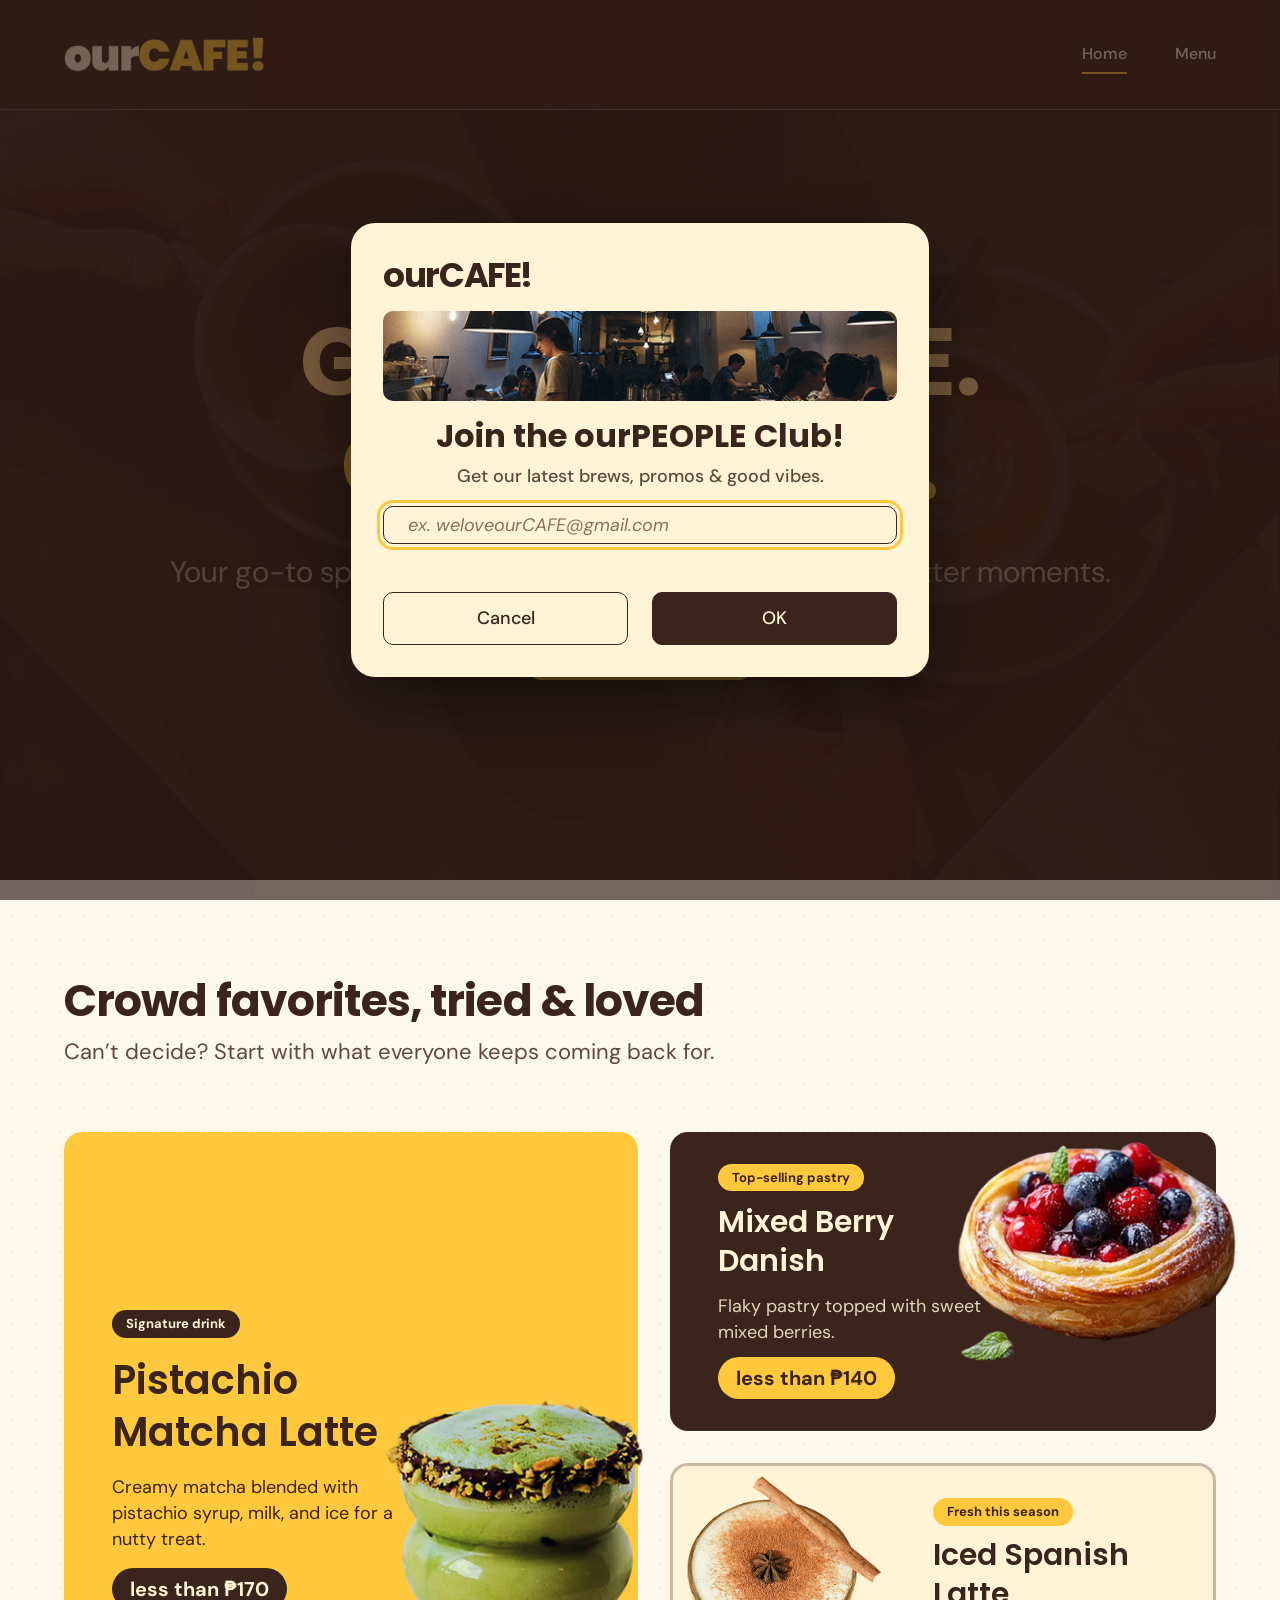
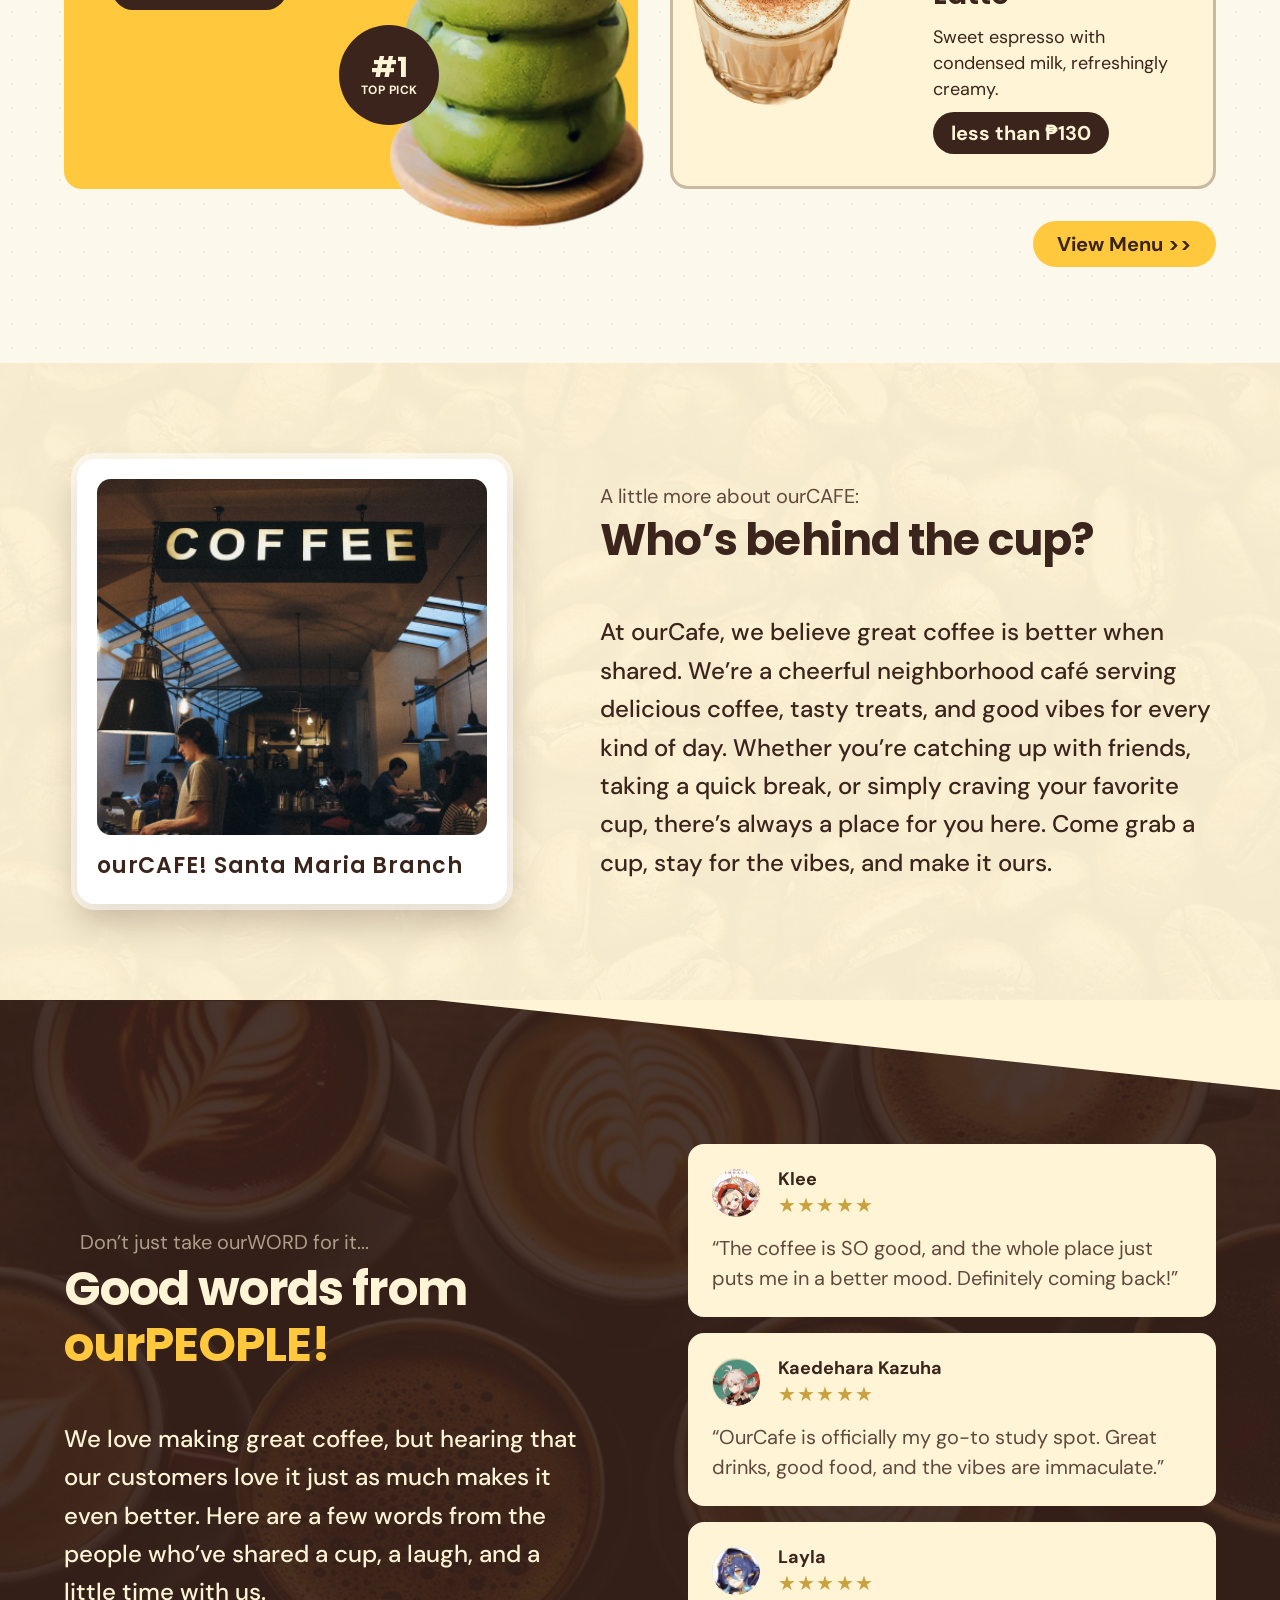
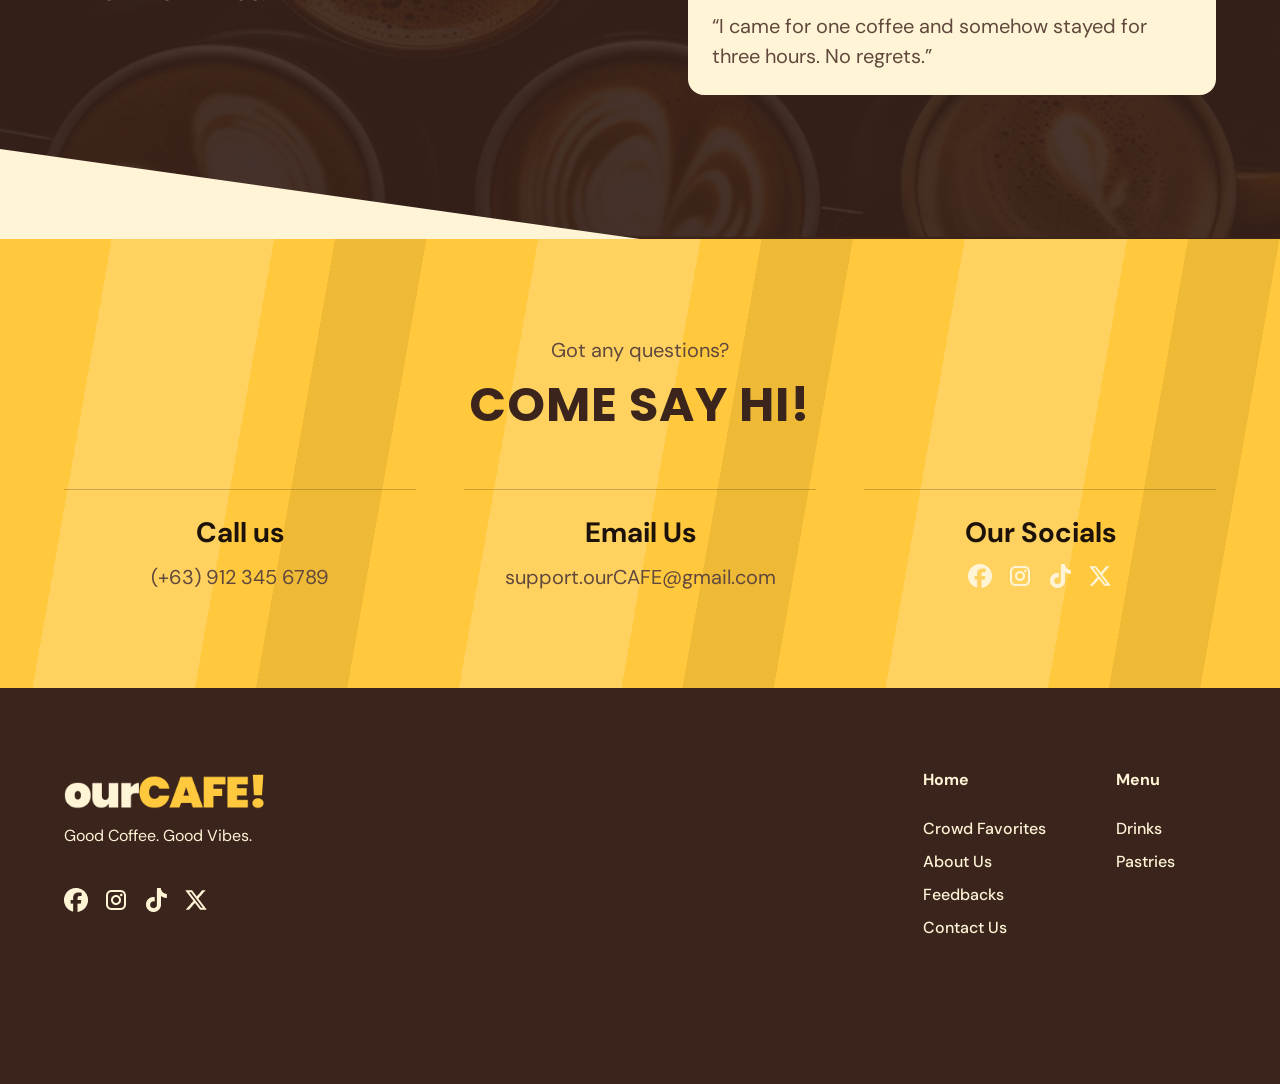
<file: index.html>
<!DOCTYPE html>
<html lang="en">
<head>
  <meta charset="UTF-8">
  <meta name="viewport" content="width=device-width, initial-scale=1">
  <meta name="description" content="ourCAFE! is a cheerful neighborhood café serving good coffee, good food, and good vibes.">
  <title>Home | ourCAFE!</title>
  <link rel="preconnect" href="https://fonts.googleapis.com">
  <link rel="preconnect" href="https://fonts.gstatic.com" crossorigin>
  <link href="https://fonts.googleapis.com/css2?family=Poppins:wght@600;700&family=DM+Sans:wght@400;500;700&display=swap" rel="stylesheet">
  <link rel="stylesheet" href="style.css">
</head>
<body class="home-page" onscroll="updateHeader()">

  <!-- ---------- HEADER ---------- -->
  <header class="header" id="siteHeader">

    <a href="index.html" class="logo">
      <img src="assets/ourCafe_logo.png" alt="ourCAFE!" class="logo-img">
    </a>

    <!-- NAVBAR MOBILE VIEW: hamburger toggle (script.js). -->
    <button type="button" class="nav-toggle" id="menuToggle" aria-label="Open navigation" aria-expanded="false" onclick="toggleMenu()">
      <span></span><span></span><span></span>
    </button>

    <nav class="nav" id="mainNav" aria-label="Main">
      <a href="index.html" class="active">Home</a>
      <a href="menu.html">Menu</a>
    </nav>

  </header>

  <main id="mainContent">

    <!-- ---------- HERO ---------- -->
    <section class="home-hero" id="hero">

      <img src="assets/hero_bg.png" alt="hero section background" class="section-bg hero-bg">

      <h1 class="home-hero-title">
        <span class="hero-line-1">Good Coffee.</span>
        <span class="hero-line-2">Good Vibes.</span>
      </h1>
      <p class="home-tagline">Your go-to spot for good coffee, good food, and even better moments.</p>
      <a href="menu.html" class="book-btn" id="heroCta">Check ourMenu!</a>

    </section>

    <!-- ---------- CROWD FAVORITES ---------- -->
    <section class="favorites" id="favorites">

      <header class="section-head">
        <h2 class="section-title">Crowd favorites, tried &amp; loved</h2>
        <p class="section-sub">Can’t decide? Start with what everyone keeps coming back for.</p>
      </header>

      <div class="fav-grid">

        <!-- Featured -->
        <article class="fav-card fav-feature" id="card-pistachio" onmouseover="showFavorite('pistachio')" onmouseout="hideFavorite('pistachio')">
          <div class="fav-text">
            <span class="tag tag-dark">Signature drink</span>
            <h3 class="fav-name">Pistachio Matcha Latte</h3>
            <p class="fav-desc">Creamy matcha blended with pistachio syrup, milk, and ice for a nutty treat.</p>
            <span class="price-pill price-dark">less than ₱170</span>
          </div>
          <img src="assets/matcha_fave.png" alt="Pistachio Matcha Latte" class="fav-img" id="img-pistachio">
          <div class="top-pick" aria-label="Number one top pick"><strong>#1</strong><span>TOP PICK</span></div>
        </article>

        <div class="fav-stack">

          <article class="fav-card fav-dark" id="card-danish" onmouseover="showFavorite('danish')" onmouseout="hideFavorite('danish')">
            <div class="fav-text">
              <span class="tag tag-yellow">Top-selling pastry</span>
              <h3 class="fav-name">Mixed Berry Danish</h3>
              <p class="fav-desc">Flaky pastry topped with sweet mixed berries.</p>
              <span class="price-pill price-yellow">less than ₱140</span>
            </div>
            <img src="assets/berries_fave.png" alt="Mixed Berry Danish" class="fav-img" id="img-danish">
          </article>

          <article class="fav-card fav-cream" id="card-latte" onmouseover="showFavorite('latte')" onmouseout="hideFavorite('latte')">
            <img src="assets/latte_fave.png" alt="Iced Spanish Latte" class="fav-img" id="img-latte">
            <div class="fav-text">
              <span class="tag tag-yellow">Fresh this season</span>
              <h3 class="fav-name">Iced Spanish Latte</h3>
              <p class="fav-desc">Sweet espresso with condensed milk, refreshingly creamy.</p>
              <span class="price-pill price-dark">less than ₱130</span>
            </div>
          </article>

        </div>

      </div>

      <a href="menu.html" class="view-menu" id="viewMenu">View Menu &gt;&gt;</a>

    </section>

    <!-- ---------- ABOUT ---------- -->
    <section class="home-about" id="about">

      <img src="assets/about_bg.png" alt="" class="section-bg about-bg">

      <div class="about-inner">

        <figure class="branch-card">
          <img src="assets/cafe_photo.png" alt="Inside the ourCAFE! Santa Maria branch" class="branch-img">
          <figcaption class="branch-caption">ourCAFE! Santa Maria Branch</figcaption>
        </figure>

        <article class="about-text">
          <p class="eyebrow">A little more about ourCAFE:</p>
          <h2 class="section-title">Who’s behind the cup?</h2>
          <p class="about-copy">At ourCafe, we believe great coffee is better when shared. We’re a cheerful neighborhood café serving delicious coffee, tasty treats, and good vibes for every kind of day. Whether you’re catching up with friends, taking a quick break, or simply craving your favorite cup, there’s always a place for you here. Come grab a cup, stay for the vibes, and make it ours.</p>
        </article>

      </div>

    </section>

    <!-- ---------- TESTIMONIALS ---------- -->
    <section class="testimonials" id="feedbacks">

      <img src="assets/reviews_bg.png" alt="" class="section-bg reviews-bg">

      <div class="reviews-inner">

        <header class="reviews-intro">
          <p class="eyebrow light">Don’t just take ourWORD for it...</p>
          <h2 class="section-title light">Good words from <span class="accent">ourPEOPLE!</span></h2>
          <p class="reviews-copy">We love making great coffee, but hearing that our customers love it just as much makes it even better. Here are a few words from the people who’ve shared a cup, a laugh, and a little time with us.</p>
        </header>

        <div class="review-grid" id="reviewList">

          <article class="review" id="review-klee" onmouseover="highlightReview('review-klee')" onmouseout="resetReview('review-klee')">
            <header>
              <img src="assets/Klee_profile.png" alt="Klee" class="avatar">
              <div>
                <strong>Klee</strong>
                <span class="stars" aria-label="5 out of 5 stars">★★★★★</span>
              </div>
            </header>
            <p>“The coffee is SO good, and the whole place just puts me in a better mood. Definitely coming back!”</p>
          </article>

          <article class="review" id="review-kazuha" onmouseover="highlightReview('review-kazuha')" onmouseout="resetReview('review-kazuha')">
            <header>
              <img src="assets/Kazuha_profile.png" alt="Kaedehara Kazuha" class="avatar">
              <div>
                <strong>Kaedehara Kazuha</strong>
                <span class="stars" aria-label="5 out of 5 stars">★★★★★</span>
              </div>
            </header>
            <p>“OurCafe is officially my go-to study spot. Great drinks, good food, and the vibes are immaculate.”</p>
          </article>

          <article class="review" id="review-layla" onmouseover="highlightReview('review-layla')" onmouseout="resetReview('review-layla')">
            <header>
              <img src="assets/Layla_profile.png" alt="Layla" class="avatar">
              <div>
                <strong>Layla</strong>
                <span class="stars" aria-label="5 out of 5 stars">★★★★★</span>
              </div>
            </header>
            <p>“I came for one coffee and somehow stayed for three hours. No regrets.”</p>
          </article>

        </div>

      </div>

    </section>

    <!-- ---------- CONTACT ---------- -->
    <section class="contact" id="contact">

      <header class="section-head center">
        <p class="eyebrow">Got any questions?</p>
        <h2 class="contact-title">COME SAY HI!</h2>
      </header>

      <div class="contact-grid">

        <article class="contact-item">
          <h3>Call us</h3>
          <p><a href="tel:+639123456789">(+63) 912 345 6789</a></p>
        </article>

        <article class="contact-item">
          <h3>Email Us</h3>
          <p><a href="mailto:support.ourCAFE@gmail.com">support.ourCAFE@gmail.com</a></p>
        </article>

        <article class="contact-item">
          <h3>Our Socials</h3>
          <div class="social">
            <a href="https://www.facebook.com" class="social-icon" aria-label="Facebook"><img src="assets/facebook_logo.png" alt="Facebook"></a>
            <a href="https://www.instagram.com" class="social-icon" aria-label="Instagram"><img src="assets/instagram_logo.png" alt="Instagram"></a>
            <a href="https://www.tiktok.com" class="social-icon" aria-label="TikTok"><img src="assets/tiktok_logo.png" alt="TikTok"></a>
            <a href="https://x.com" class="social-icon" aria-label="X"><img src="assets/twitter_logo.png" alt="X (Twitter)"></a>

          </div>
        </article>

      </div>
      
    </section>

  </main>

  <!-- ---------- FOOTER ---------- -->
  <footer class="footer" id="siteFooter">

    <div class="footer-top">

      <div class="footer-info">
        <a href="index.html" class="logo">
          <img src="assets/ourCafe_logo.png" alt="ourCAFE!" class="logo-img footer-logo-img">
        </a>
        <p class="tagline">Good Coffee. Good Vibes.</p>

        <div class="social">
          <a href="#" class="social-icon" aria-label="Facebook"><img src="assets/facebook_logo.png" alt="Facebook"></a>
            <a href="#" class="social-icon" aria-label="Instagram"><img src="assets/instagram_logo.png" alt="Instagram"></a>
            <a href="#" class="social-icon" aria-label="TikTok"><img src="assets/tiktok_logo.png" alt="TikTok"></a>
            <a href="#" class="social-icon" aria-label="X"><img src="assets/twitter_logo.png" alt="X (Twitter)"></a>
        </div>
      </div>

      <nav class="footer-links" aria-label="Footer">

        <div class="footer-col">
          <h4>Home</h4>
          <a href="index.html#favorites">Crowd Favorites</a>
          <a href="index.html#about">About Us</a>
          <a href="index.html#feedbacks">Feedbacks</a>
          <a href="index.html#contact">Contact Us</a>
        </div>

        <div class="footer-col">
          <h4>Menu</h4>
          <a href="menu.html#menuTabs">Drinks</a>
          <a href="menu.html#foodRowHead">Pastries</a>
        </div>

      </nav>

    </div>

  </footer>

    <!-- ---------- NEWSLETTER MODAL ---------- -->
  <div class="modal-overlay" id="newsletterModal" onclick="closeNewsletter(event)">

    <div class="modal" role="dialog" aria-modal="true" aria-labelledby="newsletterTitle">

      <div class="modal-logo" aria-label="ourCAFE!">ourCAFE!</div>
      <img src="assets/cafe_modal.png" alt="Inside the ourCAFE! cafe" class="modal-img">

      <h2 class="modal-title" id="newsletterTitle">Join the ourPEOPLE Club!</h2>
      <p class="modal-sub">Get our latest brews, promos &amp; good vibes.</p>

      <input type="email" class="modal-input" id="newsletterEmail" placeholder="ex. weloveourCAFE@gmail.com" aria-label="Email address" autocomplete="email">
      <p class="modal-msg" id="newsletterMsg" role="status"></p>

      <div class="modal-actions">
        <button type="button" class="modal-btn modal-cancel" id="newsletterCancel" onclick="closeNewsletter()">Cancel</button>
        <button type="button" class="modal-btn modal-ok" id="newsletterOk" onclick="submitNewsletter()">OK</button>
      </div>

    </div>

  </div>

  <!-- script.js -->
  <script src="script.js"></script>

</body>
</html>
</file>
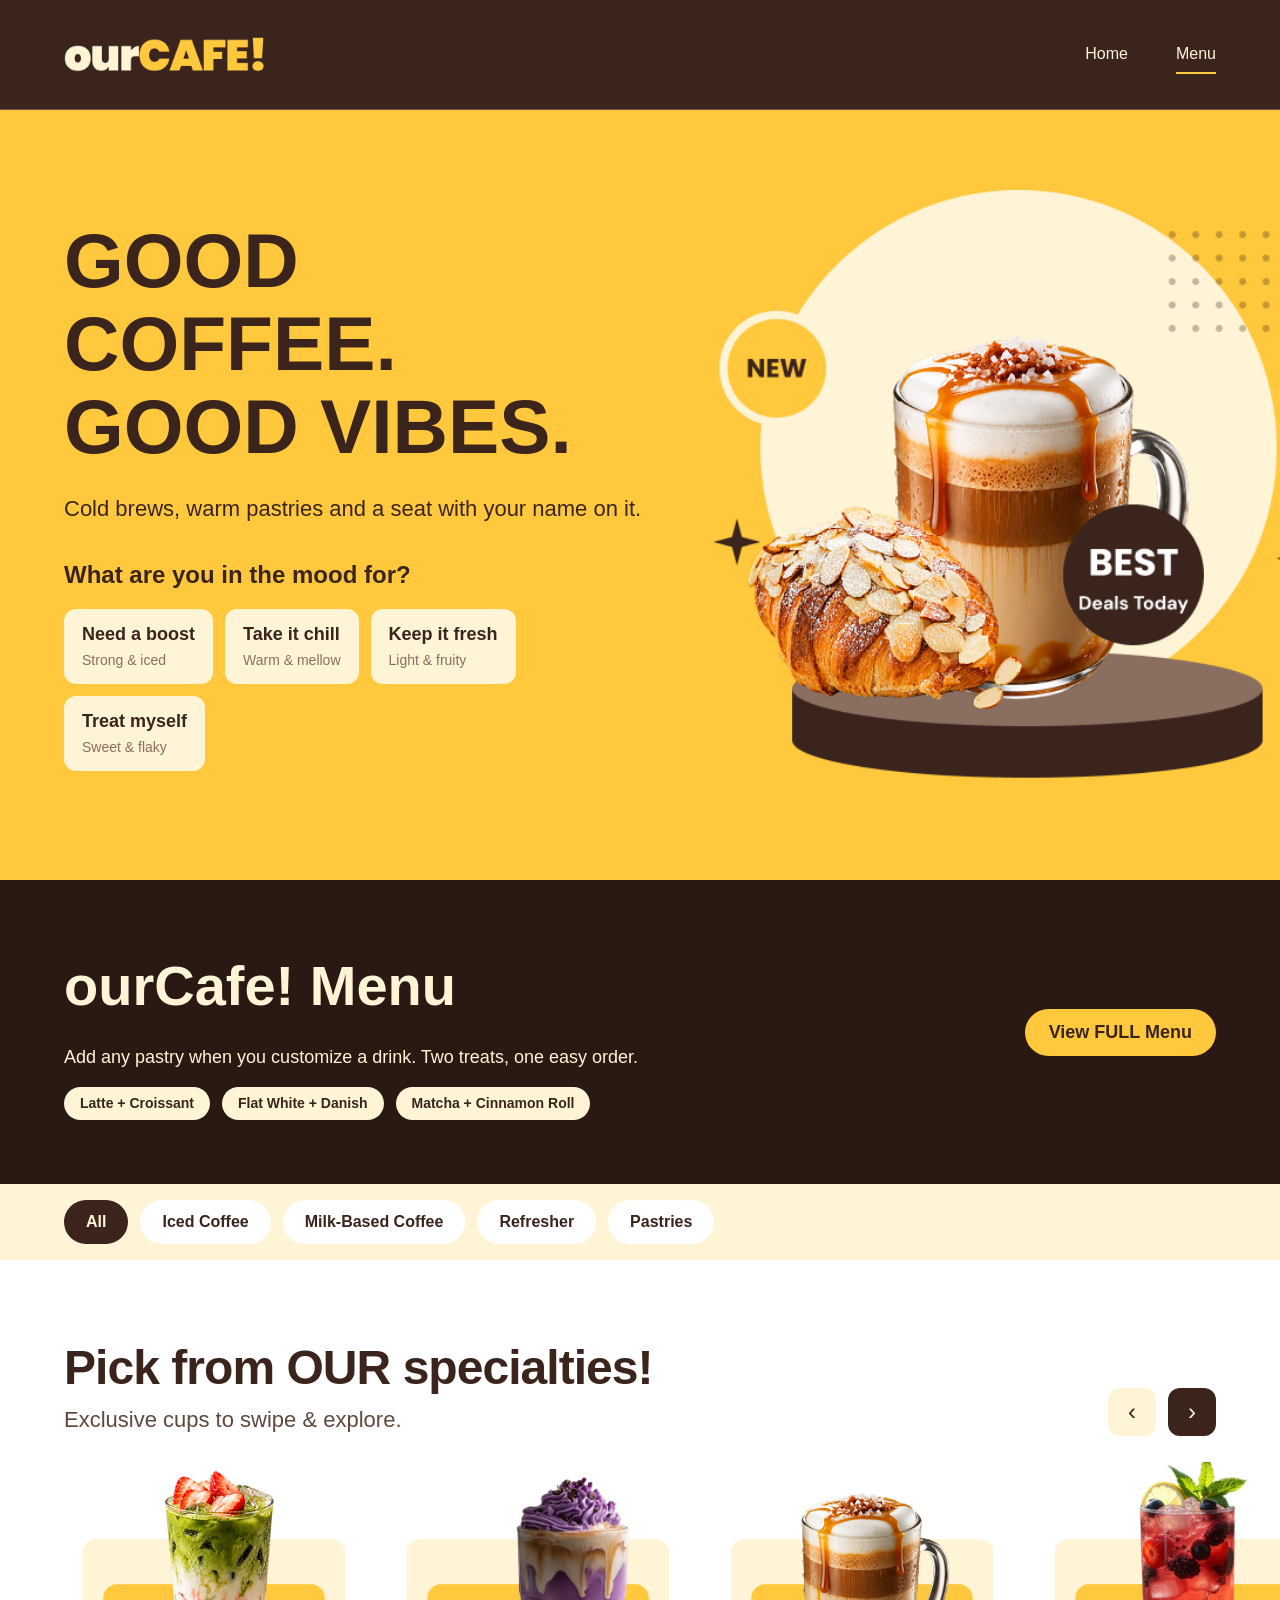
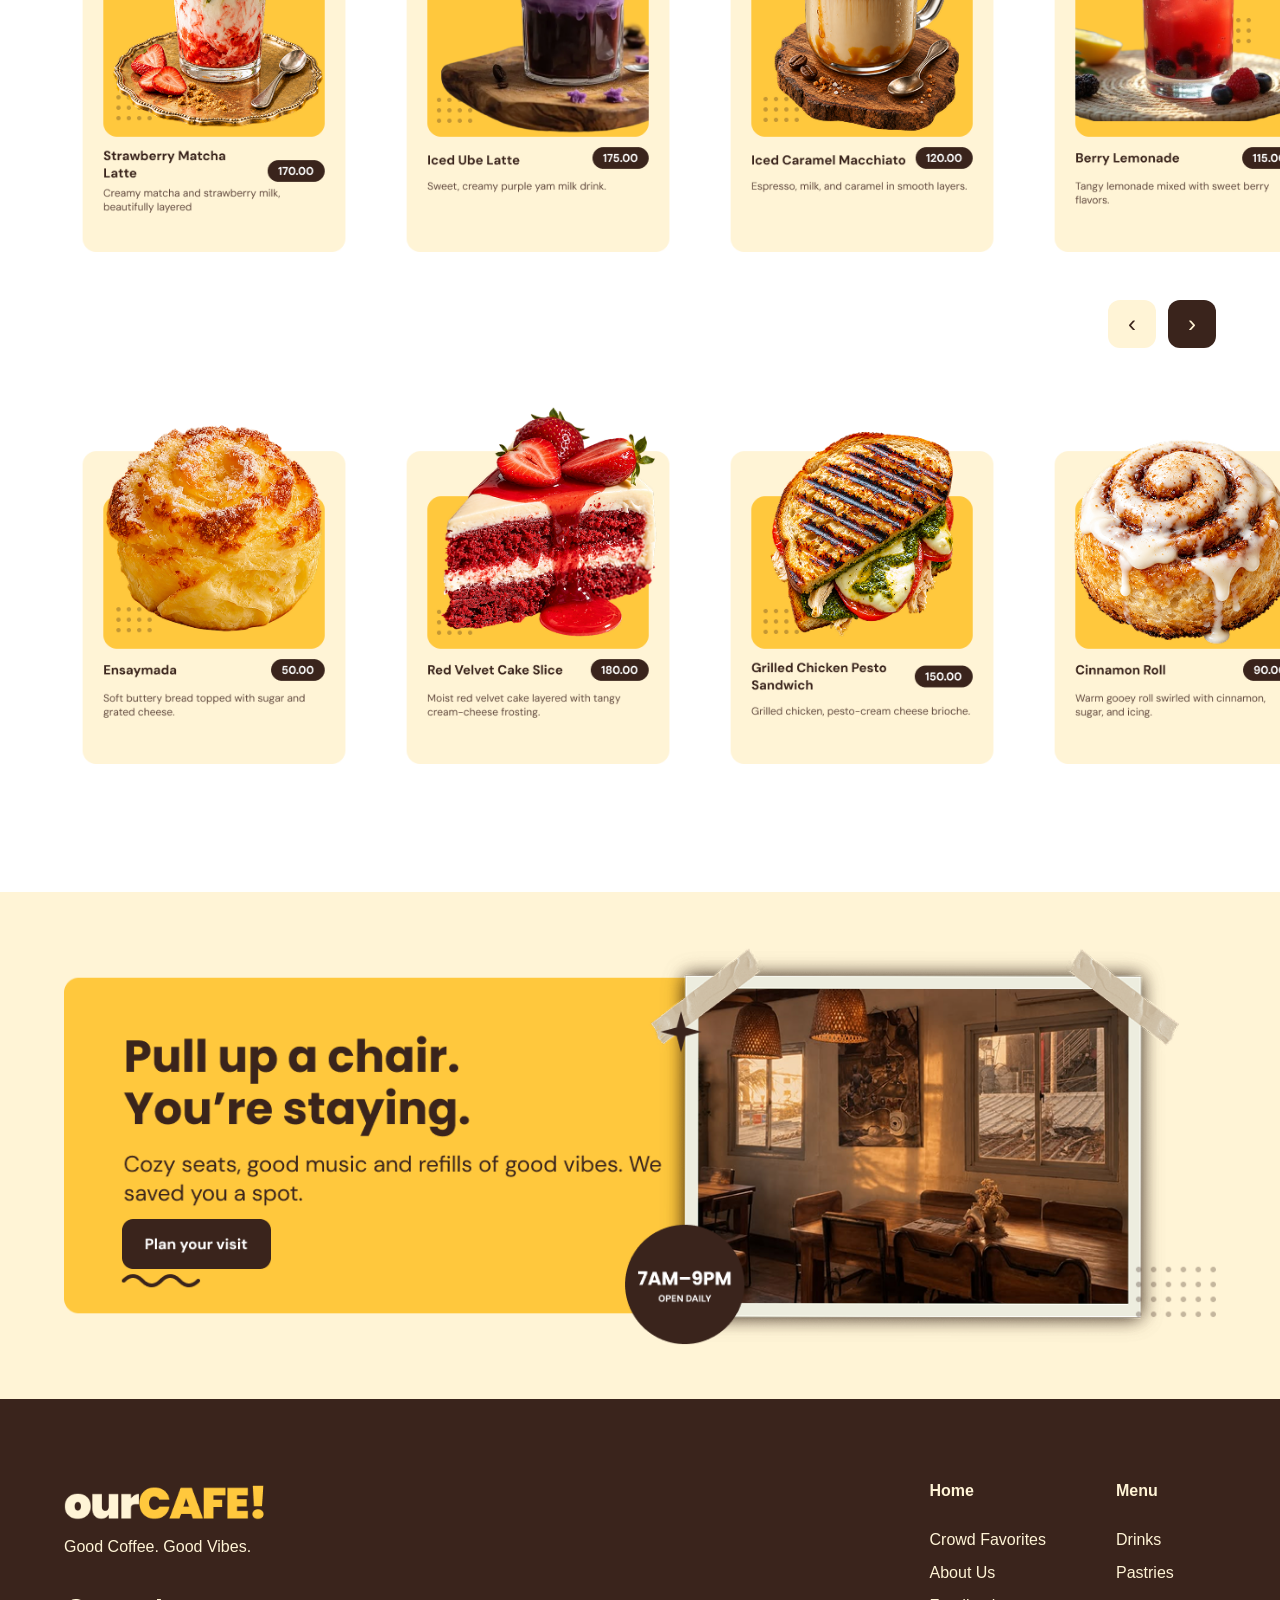
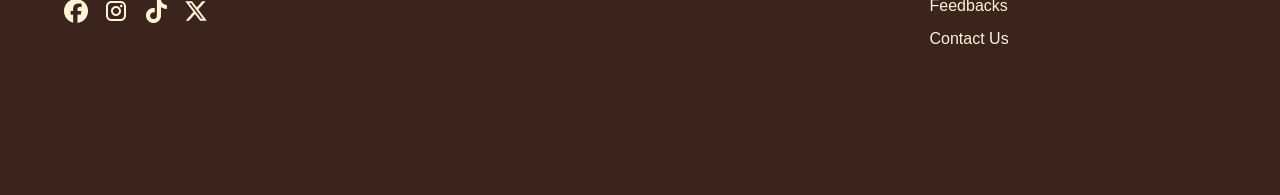
<file: menu.html>
<!DOCTYPE html>
<html lang="en">
<head>
  <meta charset="UTF-8">
  <meta name="viewport" content="width=device-width, initial-scale=1">
  <meta name="description" content="ourCAFE! is a cheerful neighborhood café serving good coffee, good food, and good vibes.">
  <title>Menu | ourCAFE!</title>
  <link rel="stylesheet" href="style.css">
</head>
<body class="home-page" onscroll="updateHeader()">

  <!-- ---------- HEADER ---------- -->
  <header class="header" id="siteHeader">

    <a href="index.html" class="logo">
      <img src="assets/ourCafe_logo.png" alt="ourCAFE!" class="logo-img">
    </a>

    <!-- NAVBAR MOBILE VIEW: hamburger toggle (script.js). -->
    <button type="button" class="nav-toggle" id="menuToggle" aria-label="Open navigation" aria-expanded="false" onclick="toggleMenu()">
      <span></span><span></span><span></span>
    </button>

    <nav class="nav" id="mainNav" aria-label="Main">
      <a href="index.html">Home</a>
      <a href="menu.html" class="active">Menu</a>
    </nav>

  </header>

  <main id="mainContent">

    <!-- MENU HERO -->
    <section class="menu-hero" id="menuHero">

      <div class="menu-hero-text-side">
        <h1 class="menu-hero-title">Good Coffee.<br>Good Vibes.</h1>
        <p class="menu-hero-text">Cold brews, warm pastries and a seat with your name on it.</p>
        <p class="menu-mood-question">What are you in the mood for?</p>

        <div class="mood-cards">
          <a href="#specialties" class="mood-card" onclick="filterMenu('iced')">
            <strong>Need a boost</strong>
            <span>Strong &amp; iced</span>
          </a>
          <a href="#specialties" class="mood-card" onclick="filterMenu('milk')">
            <strong>Take it chill</strong>
            <span>Warm &amp; mellow</span>
          </a>
          <a href="#specialties" class="mood-card" onclick="filterMenu('refresher')">
            <strong>Keep it fresh</strong>
            <span>Light &amp; fruity</span>
          </a>
          <a href="#specialties" class="mood-card" onclick="filterMenu('pastries')">
            <strong>Treat myself</strong>
            <span>Sweet &amp; flaky</span>
          </a>
        </div>
      </div>

      <div class="menu-hero-art">
        <div class="menu-hero-circle">
          <img src="assets/caramel latte hero.png" alt="Caramel latte with a pastry" class="menu-hero-img">
        </div>
      </div>

    </section>

    <!-- MENU BANNER -->
    <section class="menu-banner" id="menuBanner">

      <div class="menu-banner-text">
        <h2 class="menu-banner-title">ourCafe! Menu</h2>
        <p class="menu-banner-sub">Add any pastry when you customize a drink. Two treats, one easy order.</p>
        <div class="combo-pills">
          <span class="combo-pill">Latte + Croissant</span>
          <span class="combo-pill">Flat White + Danish</span>
          <span class="combo-pill">Matcha + Cinnamon Roll</span>
        </div>
      </div>

      <a href="#specialties" class="full-menu-btn">View FULL Menu</a>

    </section>

    <!-- FILTER TABS -->
    <section class="menu-tabs" id="menuTabs">
      <button type="button" class="tab-btn active" id="tab-all" onclick="filterMenu('all')">All</button>
      <button type="button" class="tab-btn" id="tab-iced" onclick="filterMenu('iced')">Iced Coffee</button>
      <button type="button" class="tab-btn" id="tab-milk" onclick="filterMenu('milk')">Milk-Based Coffee</button>
      <button type="button" class="tab-btn" id="tab-refresher" onclick="filterMenu('refresher')">Refresher</button>
      <button type="button" class="tab-btn" id="tab-pastries" onclick="filterMenu('pastries')">Pastries</button>
    </section>

    <!-- SPECIALTIES (menu cards) -->
    <section class="specialties" id="specialties">

      <div class="specialties-head">
        <div>
          <h2 class="section-title">Pick from OUR specialties!</h2>
          <p class="section-sub">Exclusive cups to swipe &amp; explore.</p>
        </div>
        <div class="arrow-btns">
          <button type="button" class="arrow-btn" aria-label="Scroll left" onclick="scrollCards(-1, 'drinkRow')">‹</button>
          <button type="button" class="arrow-btn arrow-dark" aria-label="Scroll right" onclick="scrollCards(1, 'drinkRow')">›</button>
        </div>
      </div>

            <!-- Row 1: Drinks -->
      <div class="card-row" id="drinkRow">
        <article class="menu-card" data-category="milk">
          <img src="assets/CARD Strawberry Matcha Latte.png" alt="Strawberry Matcha Latte" class="menu-card-img">
        </article>
        <article class="menu-card" data-category="milk">
          <img src="assets/CARD Iced Ube Latte.png" alt="Iced Ube Latte" class="menu-card-img">
        </article>
        <article class="menu-card" data-category="iced">
          <img src="assets/CARD Iced Caramel Macchiato.png" alt="Iced Caramel Macchiato" class="menu-card-img">
        </article>
        <article class="menu-card" data-category="refresher">
          <img src="assets/CARD Berry Lemonade.png" alt="Berry Lemonade" class="menu-card-img">
        </article>
        <article class="menu-card" data-category="milk">
          <img src="assets/CARD Pistachio Matcha Latte.png" alt="Pistachio Matcha" class="menu-card-img">
        </article>
        <article class="menu-card" data-category="milk">
          <img src="assets/CARD Coconut Cold Brew.png" alt="Coconut Cold Brew" class="menu-card-img">
        </article>
      </div>

      <!-- Row 2: Pastries & food -->
      <div class="row-head" id="foodRowHead">
        <div class="arrow-btns">
          <button type="button" class="arrow-btn" aria-label="Scroll left" onclick="scrollCards(-1, 'foodRow')">‹</button>
          <button type="button" class="arrow-btn arrow-dark" aria-label="Scroll right" onclick="scrollCards(1, 'foodRow')">›</button>
        </div>
      </div>

    <div class="card-row" id="foodRow">
        <article class="menu-card" data-category="pastries">
          <img src="assets/CARD Ensaymada.png" alt="Ensaymada" class="menu-card-img">
        </article>
        <article class="menu-card" data-category="pastries">
          <img src="assets/CARD Red Velvet Cake Slice.png" alt="Red Velvet Cake Slice" class="menu-card-img">
        </article>
        <article class="menu-card" data-category="pastries">
          <img src="assets/CARD Grilled Chicken Pesto Sandwich.png" alt="Grilled Chicken Pesto Sandwich" class="menu-card-img">
        </article>
        <article class="menu-card" data-category="pastries">
          <img src="assets/CARD Cinnamon Roll.png" alt="Cinnamon Roll" class="menu-card-img">
        </article>
        <article class="menu-card" data-category="pastries">
          <img src="assets/CARD Almond Croissant.png" alt="Almond Croissant" class="menu-card-img">
        </article>
        <article class="menu-card" data-category="pastries">
          <img src="assets/CARD Mixed Berry Danish.png" alt="Mixed Berry Danish" class="menu-card-img">
        </article>
      </div>

    </section>

    <!-- VISIT CTA -->
    <section class="visit" id="visit">
  <div class="visit-banner">

    <picture>

      <source media="(max-width: 900px)" srcset="assets/MOBILE_Pull_up_a_chair.png">

      <img src="assets/Pull up a chair.png" alt="Pull up a chair. You're staying. Cozy seats, good music and refills of good vibes." class="visit-banner-img">
    </picture>

    <a href="index.html#contact" class="visit-btn-link">
      <img src="assets/Plan your visit button.png" alt="Plan your visit" class="visit-btn-img">
    </a>

  </div>
</section>

  </main>

  <!-- ---------- FOOTER ---------- -->
  <footer class="footer" id="siteFooter">

    <div class="footer-top">

      <div class="footer-info">
        <a href="index.html" class="logo">
          <img src="assets/ourCafe_logo.png" alt="ourCAFE!" class="logo-img footer-logo-img">
        </a>
        <p class="tagline">Good Coffee. Good Vibes.</p>

        <div class="social">
          <a href="#" class="social-icon" aria-label="Facebook"><img src="assets/facebook_logo.png" alt="Facebook"></a>
          <a href="#" class="social-icon" aria-label="Instagram"><img src="assets/instagram_logo.png" alt="Instagram"></a>
          <a href="#" class="social-icon" aria-label="TikTok"><img src="assets/tiktok_logo.png" alt="TikTok"></a>
          <a href="#" class="social-icon" aria-label="X"><img src="assets/twitter_logo.png" alt="X (Twitter)"></a>
        </div>
      </div>

      <nav class="footer-links" aria-label="Footer">

        <div class="footer-col">
          <h4>Home</h4>
          <a href="index.html#favorites">Crowd Favorites</a>
          <a href="index.html#about">About Us</a>
          <a href="index.html#feedbacks">Feedbacks</a>
          <a href="index.html#contact">Contact Us</a>
        </div>

        <div class="footer-col">
          <h4>Menu</h4>
          <a href="menu.html#menuTabs">Drinks</a>
          <a href="menu.html#foodRowHead">Pastries</a>
        </div>

      </nav>

    </div>

  </footer>

  <!-- script.js -->
  <script src="script.js"></script>

</body>
</html>
</file>
<file: style.css>
/* ==========================================================================
   ourCAFE! — style.css
   1. Variables   2. Base   3. Shared   4. Header   5. Hero
   6. Favorites   7. About   8. Testimonials   9. Contact
   10. Footer     11. Newsletter Modal 12. Responsive
   ========================================================================== */


/* ===== 1. VARIABLES ===== */
:root {
  /* Colors */
  --brown: #3a241c;
  --brown-deep: #2a1812;
  --warm-brown: #60483d;
  --muted-brown: #8a6f60;
  --yellow: #ffc83d;
  --peach: #ffd48a;
  --cream: #fff4d6;
  --taupe: #c9b9a0;
  --gold: #c9a23f;
  --white: #ffffff;

  /* Fonts */
  --font-display: "Poppins", "Segoe UI", Arial, sans-serif;
  --font-body: "DM Sans", "Segoe UI", Arial, sans-serif;

  /* Spacing */
  --space-1: 8px;
  --space-2: 16px;
  --space-3: 24px;
  --space-4: 32px;
  --space-6: 48px;
  --space-8: 64px;
  --space-10: 80px;
  --space-12: 96px;

  --page-pad: var(--space-8);
}


/* --------- 2. BASE ----------- */
*,
*::before,
*::after {
  box-sizing: border-box;
}

html {
  scroll-behavior: smooth;
}

body {
  margin: 0;
  font-family: var(--font-body);
  color: var(--brown);
  background: var(--brown);
  line-height: 1.5;
}

img {
  display: block;
  max-width: 100%;
}

a {
  color: inherit;
}

h1,
h2,
h3,
h4,
p {
  margin: 0;
}

:focus-visible {
  outline: 3px solid var(--yellow);
  outline-offset: 3px;
}


/* -------- 3. SHARED ------------ */

/* Logo */
.logo {
  display: inline-block;
  text-decoration: none;
}

.logo-img {
  height: 48px;
  width: auto;
  font-family: var(--font-display);
  font-weight: 700;
  font-size: 48px;
  line-height: 1;
  letter-spacing: -0.04em;
  color: var(--cream);
}

/* Social icons */
.social {
  display: flex;
  gap: var(--space-2);
}

.social-icon {
  display: inline-flex;
  width: 24px;
  height: 24px;
  border-radius: 50%;
  transition: transform 0.15s ease;
}

.social-icon img {
  width: 100%;
  height: 100%;
  object-fit: contain;
}

.social-icon:hover {
  transform: translateY(-3px);
}

/* Headings */
.section-title {
  font-family: var(--font-display);
  font-weight: 700;
  font-size: clamp(32px, 4vw, 48px);
  line-height: 1.15;
  letter-spacing: -0.02em;
  color: var(--brown);
}

.section-title.light {
  color: var(--cream);
}

.accent {
  color: var(--yellow);
}

.eyebrow {
  font-size: 20px;
  color: var(--warm-brown);
  margin-bottom: 4px;
}

.eyebrow.light {
  color: rgba(255, 244, 214, 0.6);
}

.section-head.center {
  text-align: center;
}


.section-bg {
  position: absolute;
  inset: 0;
  z-index: -2;
  width: 100%;
  height: 100%;
  object-fit: cover;
}

.section-bg[src=""] {
  display: none;
}


/* --------- 4. HEADER --------- */
.header {
  position: sticky;
  top: 0;
  z-index: 50;
  display: flex;
  align-items: center;
  justify-content: space-between;
  min-height: 110px;
  padding: 0 var(--page-pad);
  background: var(--brown);
  border-bottom: 1px solid rgba(255, 244, 214, 0.25);
  transition: box-shadow 0.25s ease, padding 0.25s ease;
}

.nav {
  display: flex;
  gap: var(--space-6);
}

.nav a {
  font-weight: 500;
  font-size: 16px;
  text-decoration: none;
  color: var(--cream);
  padding: 6px 0;
  border-bottom: 2px solid transparent;
  transition: border-color 0.15s ease, color 0.15s ease;
}

.nav a:hover {
  color: var(--yellow);
}

.nav a.active {
  border-bottom-color: var(--yellow);
}

/* Hamburger button (mobile) */
.nav-toggle {
  display: none;
  flex-direction: column;
  align-items: center;
  justify-content: center;
  gap: 6px;
  width: 44px;
  height: 44px;
  padding: 0;
  background: none;
  border: 0;
  color: var(--yellow);
  font-size: 26px;
  cursor: pointer;
}

.nav-toggle span {
  display: block;
  width: 30px;
  height: 3px;
  border-radius: 3px;
  background: var(--yellow);
}


/* ------- 5. HERO -------- */
.home-hero {
  position: relative;
  isolation: isolate;
  min-height: 770px;
  display: flex;
  flex-direction: column;
  align-items: center;
  justify-content: center;
  gap: var(--space-4);
  padding: var(--space-12) var(--page-pad);
  text-align: center;
  background: var(--brown-deep);
}

.hero-bg {
  opacity: 0.45;
}

.home-hero-title {
  font-family: var(--font-display);
  font-weight: 700;
  font-size: clamp(48px, 7.6vw, 96px);
  line-height: 1.08;
  text-transform: uppercase;
  letter-spacing: -0.015em;
}

.home-hero-title span {
  display: block;
}

.hero-line-1 {
  color: var(--peach);
}

.hero-line-2 {
  color: var(--yellow);
}

.home-tagline {
  max-width: 1100px;
  font-size: clamp(18px, 2.35vw, 30px);
  color: rgba(255, 244, 214, 0.55);
}

.book-btn {
  display: inline-block;
  background: var(--yellow);
  color: var(--brown);
  font-weight: 700;
  font-size: 20px;
  text-decoration: none;
  padding: 12px 30px;
  border-radius: 10px;
  transition: transform 0.15s ease, background-color 0.15s ease;
}

.book-btn:hover {
  background: #ffd35f;
  transform: translateY(-2px);
}


/* -------- 6. CROWD FAVORITES -------- */

.favorites {
  background-color: #fdf8ec;
  background-image: radial-gradient(rgba(58, 36, 28, 0.07) 1.5px, transparent 1.5px);
  background-size: 24px 24px;
  padding: var(--space-12) var(--page-pad);
  overflow: visible;
}

.favorites .section-title {
  font-size: clamp(30px, 3.6vw, 44px);
}

.section-sub {
  margin-top: var(--space-1);
  font-size: 22px;
  color: var(--warm-brown);
}

/* Layout */
.fav-grid {
  display: grid;
  grid-template-columns: 1.05fr 1fr;
  gap: var(--space-4);
  align-items: stretch;
  margin-top: var(--space-8);
}

.fav-stack {
  display: flex;
  flex-direction: column;
  gap: var(--space-4);
}

/* Shared card styles */
.fav-card {
  position: relative;
  border-radius: 18px;
  padding: var(--space-6) var(--space-6);
  transition: transform 0.25s ease, box-shadow 0.25s ease;
  overflow: visible;
}

.fav-text {
  position: relative;
  z-index: 2;
  display: flex;
  flex-direction: column;
  align-items: flex-start;
  gap: var(--space-2);
}

.fav-name {
  font-family: var(--font-display);
  font-weight: 600;
  line-height: 1.3;
}

.fav-desc {
  font-size: 18px;
  line-height: 1.45;
}

/* Matcha */
.fav-feature {
  position: relative;
  background: var(--yellow);
  color: var(--brown);
  min-height: 460px;
  display: flex;
  align-items: center;
  overflow: visible;
}

.fav-feature .fav-text {
  max-width: 310px;
}

.fav-feature .fav-name {
  font-size: 40px;
}

.fav-feature .fav-img {
  right: -50px;
  bottom: -40px;
  top: auto;
  left: auto;
  transform: none;
  width: 340px;
  height: 520px;
}

/* Beggies */
.fav-dark {
  position: relative;
  background: var(--brown);
  color: var(--cream);
  min-height: 220px;
  padding: var(--space-4) var(--space-6);
  overflow: visible;
}

.fav-dark .fav-text {
  max-width: 270px;
  gap: 12px;
}

.fav-dark .fav-name {
  font-size: 30px;
}

.fav-dark .fav-desc {
  color: rgba(255, 244, 214, 0.85);
}

.fav-dark .fav-img {
  position: absolute;
  top: -30px;
  right: -40px;
  bottom: auto;
  left: auto;
  transform: none;
  width: 320px;
  height: 280px;
}

/* Spanish latte */
.fav-cream {
  position: relative;
  background: var(--cream);
  color: var(--brown);
  border: 3px solid var(--taupe);
  min-height: 220px;
  padding: var(--space-4) var(--space-4) var(--space-4) 260px;
  display: flex;
  align-items: center;
  justify-content: flex-start;
  overflow: visible;
}

.fav-cream .fav-text {
  width: 100%;
  gap: 10px;
}

.fav-cream .fav-name {
  font-size: 30px;
}

.fav-cream .fav-img {
  position: absolute;
  left: -40px;
  top: -25px;
  bottom: auto;
  right: auto;
  transform: none;
  width: 290px;
  height: 300px;
}

/* Product photo base */
.fav-img {
  position: absolute;
  z-index: 1;
  object-fit: contain;
  transition: transform 0.3s ease;
  background: transparent !important;
  border-radius: 0;
}

/* Tags */
.tag {
  display: inline-block;
  font-weight: 700;
  font-size: 13px;
  padding: 4px 14px;
  border-radius: 999px;
}

.tag-dark {
  background: var(--brown);
  color: var(--cream);
}

.tag-yellow {
  background: var(--yellow);
  color: var(--brown);
}

/* Price pills */
.price-pill {
  display: inline-block;
  font-weight: 700;
  font-size: 20px;
  padding: 6px 18px;
  border-radius: 999px;
}

.price-dark {
  background: var(--brown);
  color: var(--cream);
}

.price-yellow {
  background: var(--yellow);
  color: var(--brown);
}

/* badge (#1) */
.top-pick {
  position: absolute;
  z-index: 3;
  left: 48%;
  bottom: 64px;
  width: 100px;
  height: 100px;
  display: grid;
  place-content: center;
  text-align: center;
  border-radius: 50%;
  background: var(--brown);
  color: var(--cream);
  line-height: 1.1;
}

.top-pick strong {
  font-family: var(--font-display);
  font-size: 28px;
}

.top-pick span {
  font-size: 12px;
  font-weight: 700;
  letter-spacing: 0.04em;
}

/* Button (view menu) */
.view-menu {
  display: block;
  width: fit-content;
  margin: var(--space-4) 0 0 auto;
  background: var(--yellow);
  color: var(--brown);
  font-weight: 700;
  font-size: 20px;
  text-decoration: none;
  padding: 8px 24px;
  border-radius: 999px;
  transition: transform 0.15s ease;
}

.view-menu:hover {
  transform: translateY(-2px);
}


/* ------- 7. ABOUT ---------- */
.home-about {
  position: relative;
  isolation: isolate;
  background: var(--cream);
  padding: var(--space-12) var(--page-pad);
}

.about-bg {
  opacity: 0.40;
}

.about-inner {
  display: grid;
  grid-template-columns: 0.85fr 1.15fr;
  align-items: center;
  gap: var(--space-10);
  max-width: 1152px;
  margin: 0 auto;
}

.branch-card {
  margin: 0;
  justify-self: center;
  width: min(100%, 430px);
  background: var(--white);
  border-radius: 18px;
  padding: 20px 20px 22px;
  box-shadow:
    0 0 0 6px rgba(255, 255, 255, 0.55),
    0 18px 34px rgba(58, 36, 28, 0.25);
}

.branch-img {
  width: 100%;
  height: 356px;
  object-fit: cover;
  border-radius: 14px;
  background: rgba(58, 36, 28, 0.1);
}

.branch-caption {
  margin-top: 14px;
  font-family: var(--font-display);
  font-weight: 600;
  font-size: 22px;
  line-height: 1.5;
  letter-spacing: 0.04em;
  color: var(--brown);
}

.about-text .section-title {
  white-space: nowrap;
  font-size: clamp(32px, 3.5vw, 44px);
}

.about-copy {
  margin-top: var(--space-6);
  font-size: 24px;
  font-weight: 500;
  line-height: 1.6;
  max-width: 30em;
}


/* --------- 8. TESTIMONIALS -------- */
.testimonials {
  position: relative;
  isolation: isolate;
  background: var(--brown);
  padding: 144px var(--page-pad);
}

.reviews-bg {
  opacity: 0.9;
}

/* diagonal corner (cream) */
.testimonials::before,
.testimonials::after {
  content: "";
  position: absolute;
  z-index: -1;
  height: 90px;
  background: var(--cream);
}

.testimonials::before {
  top: 0;
  right: 0;
  width: 66%;
  clip-path: polygon(0 0, 100% 0, 100% 100%);
}

.testimonials::after {
  bottom: 0;
  left: 0;
  width: 50%;
  clip-path: polygon(0 0, 100% 100%, 0 100%);
}

.reviews-inner {
  display: grid;
  grid-template-columns: 1fr 1fr;
  align-items: center;
  gap: var(--space-12);
  max-width: 1152px;
  margin: 0 auto;
}

.reviews-intro .eyebrow {
  margin-left: var(--space-2);
}

.reviews-copy {
  margin-top: var(--space-6);
  max-width: 26em;
  font-size: 24px;
  font-weight: 500;
  line-height: 1.6;
  color: var(--cream);
}

.review-grid {
  display: flex;
  flex-direction: column;
  gap: var(--space-2);
}

.review {
  background: var(--cream);
  border-radius: 16px;
  padding: 22px 24px 24px;
  transition: background-color 0.2s ease, transform 0.2s ease;
}

.review header {
  display: flex;
  align-items: center;
  gap: 18px;
}

.avatar {
  width: 48px;
  height: 48px;
  border-radius: 50%;
  object-fit: cover;
  background: rgba(58, 36, 28, 0.12);
}

.review strong {
  display: block;
  font-weight: 700;
  font-size: 18px;
}

.stars {
  color: var(--gold);
  font-size: 20px;
  letter-spacing: 0.06em;
  line-height: 1.2;
}

.review p {
  margin-top: 14px;
  font-size: 20px;
  color: var(--warm-brown);
}


/* ------- 9. CONTACT ------ */
.contact {
  background:
    repeating-linear-gradient(
      100deg,
      transparent 0 110px,
      rgba(255, 255, 255, 0.18) 110px 270px,
      transparent 270px 330px,
      rgba(120, 80, 0, 0.12) 330px 420px
    ),
    var(--yellow);
  padding: var(--space-12) var(--page-pad);
  color: var(--brown);
}

.contact .eyebrow {
  color: var(--warm-brown);
}

.contact-title {
  font-family: var(--font-display);
  font-weight: 700;
  font-size: clamp(34px, 4vw, 48px);
  letter-spacing: 0.02em;
}

.contact-grid {
  display: grid;
  grid-template-columns: repeat(3, 1fr);
  gap: var(--space-6);
  max-width: 1152px;
  margin: var(--space-6) auto 0;
}

.contact-item {
  text-align: center;
  padding-top: 22px;
  border-top: 1px solid rgba(58, 36, 28, 0.25);
}

.contact-item h3 {
  font-weight: 700;
  font-size: clamp(22px, 2.4vw, 28px);
  color: #1d1209;
}

.contact-item p {
  margin-top: var(--space-1);
  font-size: 20px;
  color: var(--warm-brown);
}

.contact-item a {
  text-decoration: none;
  word-break: break-word;
}

.contact-item a:hover {
  text-decoration: underline;
}

.contact .social {
  justify-content: center;
  margin-top: 10px;
  color: #1d1209;
}


/* ----- 10. FOOTER ------ */
.footer {
  background: var(--brown);
  color: var(--cream);
  padding: var(--space-10) var(--page-pad) 144px;
}

.footer-top {
  display: flex;
  justify-content: space-between;
  gap: var(--space-6);
}

.footer-info {
  display: flex;
  flex-direction: column;
  gap: var(--space-1);
}

.footer-logo-img {
  height: 48px;
}

.tagline {
  font-size: 16px;
}

.footer-info .social {
  margin-top: var(--space-4);
  color: var(--cream);
}

.footer-links {
  display: flex;
  gap: 70px;
}

.footer-col {
  display: flex;
  flex-direction: column;
  gap: 9px;
  min-width: 100px;
  max-width: 130px;
}

.footer-col h4 {
  font-weight: 700;
  font-size: 16px;
  margin-bottom: var(--space-2);
}

.footer-col a {
  font-weight: 500;
  font-size: 16px;
  text-decoration: none;
}

.footer-col a:hover {
  color: var(--yellow);
}

/* ----- 11. NEWSLETTER MODAL ----- */
.modal-overlay {
  display: none;                
  position: fixed;
  inset: 0;
  z-index: 100;
  align-items: center;
  justify-content: center;
  padding: var(--space-3);
  background: rgba(42, 24, 18, 0.65);
}

.modal {
  width: min(100%, 578px);
  min-height: 443px;      
  max-height: 100%;
  overflow-y: auto;
  background: var(--cream);
  color: var(--brown);
  border-radius: 24px;
  padding: var(--space-4);
  box-shadow: 0 24px 60px rgba(0, 0, 0, 0.45);
}

.modal-input {
  width: 100%;            
  height: 36.18px;
  padding: 0 var(--space-3);
  margin-top: var(--space-4);
}

.modal-logo {
  width: 170px;
  height: 40px;
  display: flex;
  align-items: center;
  font-family: var(--font-display);
  font-weight: 700;
  font-size: 34px;
  line-height: 1;
  letter-spacing: -0.04em;
  white-space: nowrap;
  color: var(--brown);
}

.modal-img {
  width: 100%;
  height: 90px;
  margin-top: var(--space-2);
  object-fit: cover;
  border-radius: 10px;
}

.modal-title {
  margin-top: var(--space-2);
  text-align: center;
  font-family: var(--font-display);
  font-weight: 700;
  font-size: clamp(24px, 4vw, 32px);
  line-height: 1.2;
}

.modal-sub {
  margin-top: var(--space-1);
  text-align: center;
  font-weight: 500;
  font-size: 18px;
  color: var(--warm-brown);
}

.modal-input {
  display: block;
  width: 100%;
  margin-top: var(--space-2);
  padding: 18px var(--space-3);
  font: inherit;
  font-size: 18px;
  color: var(--brown);
  background: var(--cream);
  border: 1.5px solid var(--brown);
  border-radius: 10px;
}

.modal-input::placeholder {
  font-style: italic;
  color: var(--muted-brown);
}

.modal-msg {
  min-height: 24px;
  margin-top: var(--space-1);
  font-size: 15px;
  font-weight: 500;
  text-align: center;
}

.modal-actions {
  display: flex;
  gap: var(--space-3);
  margin-top: var(--space-2);
}

.modal-btn {
  flex: 1;
  padding: 12px var(--space-2);
  font: inherit;
  font-weight: 500;
  font-size: 18px;
  border: 1.5px solid var(--brown);
  border-radius: 10px;
  cursor: pointer;
  transition: transform 0.15s ease, background-color 0.15s ease;
}

.modal-btn:hover {
  transform: translateY(-2px);
}

.modal-cancel {
  background: var(--cream);
  color: var(--brown);
}

.modal-ok {
  background: var(--brown);
  color: var(--cream);
}

.modal-ok {
  background: var(--brown);
  color: var(--cream);
}

/* Modal slides up when it appears */
.modal-overlay {
  animation: modalFade 0.3s ease-out;
}

.modal {
  animation: modalSlideUp 0.4s ease-out;
}

@keyframes modalFade {
  from { opacity: 0; }
  to   { opacity: 1; }
}

@keyframes modalSlideUp {
  from { transform: translateY(60px); opacity: 0; }
  to   { transform: translateY(0);    opacity: 1; }
}

/* Modal slides down when closing (class added by JS) */
.modal-overlay.closing {
  animation: modalFadeOut 0.3s ease-in forwards;
}

.modal-overlay.closing .modal {
  animation: modalSlideDown 0.3s ease-in forwards;
}

@keyframes modalFadeOut {
  from { opacity: 1; }
  to   { opacity: 0; }
}

@keyframes modalSlideDown {
  from { transform: translateY(0);    opacity: 1; }
  to   { transform: translateY(60px); opacity: 0; }
}

@media (prefers-reduced-motion: reduce) {
  .modal-overlay,
  .modal {
    animation: none;
  }
}

/* ----- 12. RESPONSIVE ----- */

/* Desktop: keep nav visible */
@media (min-width: 901px) {
  .nav {
    display: flex !important;
  }
}

/* Tablet */
@media (max-width: 1100px) {
  :root {
    --page-pad: var(--space-6);
  }

  .about-inner,
  .reviews-inner {
    gap: var(--space-6);
  }

  .fav-feature .fav-name {
    font-size: 34px;
  }
}

/* Mobile */
@media (max-width: 900px) {
  :root {
    --page-pad: 24px;
  }

  /* Header */
  .header {
    min-height: 108px;
  }

  .logo-img {
    font-size: 44px;
    height: 44px;
  }

  .nav-toggle {
    display: flex;
  }

  .nav {
    display: none;
    position: absolute;
    top: 100%;
    left: 0;
    right: 0;
    flex-direction: column;
    gap: 0;
    background: var(--brown);
    border-top: 1px solid rgba(255, 244, 214, 0.2);
    padding: var(--space-1) var(--page-pad) var(--space-2);
    box-shadow: 0 18px 24px rgba(0, 0, 0, 0.35);
  }

  .nav a {
    padding: 14px 0;
    font-size: 18px;
    border-bottom: 1px solid rgba(255, 244, 214, 0.12);
  }

  .nav a.active {
    border-bottom-color: var(--yellow);
  }

  /* Hero */
  .home-hero {
    min-height: 620px;
    padding: var(--space-10) var(--page-pad);
  }

  .book-btn {
    display: block;
    width: 100%;
    font-size: 18px;
  }

  /* Favorites */
  .favorites {
    padding: var(--space-10) var(--page-pad);
  }

  .fav-grid {
    grid-template-columns: 1fr;
    margin-top: var(--space-6);
  }

  .fav-card {
    padding: var(--space-3);
  }

  .fav-text,
  .fav-feature .fav-text,
  .fav-dark .fav-text,
  .fav-cream .fav-text {
    max-width: 78%;
    width: auto;
  }

  .fav-feature {
    min-height: 520px;
    align-items: flex-start;
    padding-bottom: 200px;
  }

  .fav-feature .fav-name {
    font-size: 30px;
  }

  .fav-feature .fav-img {
    right: -12px;
    bottom: -28px;
    width: 190px;
    height: 280px;
  }

  .top-pick {
    left: 28%;
    bottom: 40px;
    width: 88px;
    height: 88px;
  }

  .fav-dark,
  .fav-cream {
    min-height: 0;
    padding: var(--space-3) var(--space-3) 170px;
    display: block;
  }

  .fav-dark .fav-img,
  .fav-cream .fav-img {
    left: auto;
    right: -12px;
    top: auto;
    bottom: 14px;
    width: 200px;
    height: 150px;
  }

  .fav-cream .fav-img {
    height: 170px;
  }

  .view-menu {
    margin-top: var(--space-3);
  }

  /* About */
  .home-about {
    padding: var(--space-10) var(--page-pad) var(--space-12);
  }

  .about-inner {
    grid-template-columns: 1fr;
    text-align: center;
    gap: 0;
  }

  .about-text {
    display: contents;
  }

  .about-text .eyebrow {
    order: 1;
  }

  .about-text .section-title {
    order: 2;
    white-space: normal;
    font-size: 40px;
  }

  .branch-card {
    order: 3;
    margin: 40px auto 36px;
    width: min(100%, 360px);
    text-align: left;
  }

  .branch-img {
    height: 300px;
  }

  .about-copy {
    order: 4;
    margin: 0 auto;
    font-size: 20px;
    max-width: none;
  }

  /* Testimonials */
  .testimonials {
    padding: 128px var(--page-pad);
  }

  .testimonials::before {
    width: 100%;
  }

  .testimonials::after {
    width: 100%;
    height: 70px;
  }

  .reviews-inner {
    grid-template-columns: 1fr;
    gap: var(--space-4);
  }

  .reviews-intro {
    text-align: center;
  }

  .reviews-intro .eyebrow {
    margin-left: 0;
  }

  .reviews-copy {
    margin: var(--space-3) auto 0;
    font-size: 20px;
    max-width: none;
  }

  .review p {
    font-size: 18px;
  }

  /* Contact */
  .contact-grid {
    grid-template-columns: 1fr;
    gap: var(--space-4);
    margin-top: var(--space-4);
  }

  /* Newsletter modal */
  .modal {
    padding: var(--space-3);
  }

  .modal-logo {
    height: 36px;
    font-size: 36px;
  }

  .modal-img {
    height: 96px;
  }

  .modal-input {
    margin-top: var(--space-3);
    padding: 14px var(--space-2);
  }

  .modal-actions {
    gap: var(--space-2);
  }

  /* Footer */
  .footer {
    padding: var(--space-8) var(--page-pad) var(--space-12);
  }

  .footer-top {
    flex-direction: column;
    gap: var(--space-4);
  }

  .footer-logo-img {
    height: 32px;
    font-size: 32px;
  }

  .footer-info .social {
    margin-top: var(--space-3);
  }

  .footer-links {
    flex-direction: column;
    gap: 28px;
  }

  .footer-col {
    max-width: none;
  }
}

/* ==========================================================================
   ADDED CODE: MENU PAGE STYLES
   Paste this at the very END of your style.css (below everything else).
   ========================================================================== */

/* ----- MENU HERO ----- */
.menu-hero {
  display: grid;
  grid-template-columns: 1.1fr 1fr;
  align-items: center;
  gap: var(--space-6);
  min-height: 600px;
  padding: var(--space-10) var(--page-pad);
  background: var(--yellow);
}

.menu-hero-title {
  font-family: var(--font-display);
  font-weight: 700;
  font-size: clamp(44px, 6vw, 80px);
  line-height: 1.08;
  text-transform: uppercase;
  color: var(--brown);
}

.menu-hero-text {
  margin-top: var(--space-3);
  font-size: 22px;
}

.menu-mood-question {
  margin-top: var(--space-4);
  font-family: var(--font-display);
  font-weight: 600;
  font-size: 24px;
}

.mood-cards {
  display: flex;
  flex-wrap: wrap;
  gap: 12px;
  margin-top: var(--space-2);
}

.mood-card {
  background: var(--cream);
  border-radius: 12px;
  padding: 12px 18px;
  text-decoration: none;
  transition: transform 0.15s ease;
}

.mood-card:hover {
  transform: translateY(-3px);
}

.mood-card strong {
  display: block;
  font-size: 18px;
}

.mood-card span {
  font-size: 14px;
  color: var(--muted-brown);
}

/* Hero picture side */
.menu-hero-art {
  position: relative;
  display: flex;
  justify-content: center;
}

.menu-hero-img {
  width: 80%;
  height: auto;
}

.menu-hero-img {
  width: 125%;
  max-width: none;
  height: auto;
}


/* ----- MENU BANNER ----- */
.menu-banner {
  display: flex;
  align-items: center;
  justify-content: space-between;
  gap: var(--space-4);
  padding: var(--space-8) var(--page-pad);
  background: var(--brown-deep);
  color: var(--cream);
}

.menu-banner-title {
  font-family: var(--font-display);
  font-weight: 700;
  font-size: clamp(36px, 5vw, 56px);
}

.menu-banner-sub {
  margin-top: var(--space-2);
  font-size: 18px;
}

.combo-pills {
  display: flex;
  flex-wrap: wrap;
  gap: 12px;
  margin-top: var(--space-2);
}

.combo-pill {
  background: var(--cream);
  color: var(--brown);
  font-weight: 700;
  font-size: 14px;
  padding: 6px 16px;
  border-radius: 999px;
  transition: transform 0.2s ease, background-color 0.2s ease;
}

.combo-pill:hover {
  background: var(--yellow);
  transform: translateY(-2px);
} 

.full-menu-btn {
  background: var(--yellow);
  color: var(--brown);
  font-weight: 700;
  font-size: 18px;
  text-decoration: none;
  padding: 10px 24px;
  border-radius: 999px;
  white-space: nowrap;
  transition: transform 0.2s ease, background-color 0.2s ease, box-shadow 0.2s ease;
}

.full-menu-btn:hover {
  background: var(--cream);
  transform: translateY(-3px);
  box-shadow: 0 8px 16px rgba(0, 0, 0, 0.3);
}

.full-menu-btn:active {
  transform: translateY(0);
}

/* ----- FILTER TABS ----- */
.menu-tabs {
  display: flex;
  flex-wrap: wrap;
  gap: 12px;
  padding: var(--space-2) var(--page-pad);
  background: var(--cream);
}

.tab-btn {
  font: inherit;
  font-weight: 700;
  padding: 10px 22px;
  border: 0;
  border-radius: 999px;
  background: var(--white);
  color: var(--brown);
  cursor: pointer;
}

.tab-btn:hover {
  background: var(--peach);
}

.tab-btn.active {
  background: var(--brown);
  color: var(--cream);
}


/* ----- SPECIALTIES ----- */
.specialties {
  padding: var(--space-10) var(--page-pad);
  background: var(--white);
}

.specialties-head {
  display: flex;
  align-items: flex-end;
  justify-content: space-between;
  gap: var(--space-3);
  margin-bottom: var(--space-2);
}

.arrow-btns {
  display: flex;
  gap: 12px;
}

.arrow-btn {
  width: 48px;
  height: 48px;
  border: 0;
  border-radius: 12px;
  background: var(--cream);
  color: var(--brown);
  font-size: 24px;
  cursor: pointer;
}

.arrow-btn.arrow-dark {
  background: var(--brown);
  color: var(--cream);
}

.row-head {
  display: flex;
  justify-content: flex-end;
  margin-bottom: var(--space-2);
}

.arrow-btn {
  transition: transform 0.2s ease, background-color 0.2s ease;
}

.arrow-btn:hover {
  background: var(--yellow);
  transform: scale(1.1);
}

.arrow-btn.arrow-dark:hover {
  background: var(--warm-brown);
  color: var(--cream);
}

.arrow-btn:active {
  transform: scale(0.95);
}

.card-row {
  display: flex;
  scroll-behavior: smooth;
  align-items: flex-end;
  gap: var(--space-3);
  overflow-x: auto;
  scroll-snap-type: x none;
  padding-top: 10px;
  padding-bottom: var(--space-2);
  padding-right: var(--page-pad);
  margin-right: calc(var(--page-pad) * -1);
  margin-bottom: var(--space-4);
  scrollbar-color: var(--brown) var(--cream);
}

.menu-card {
  flex: 0 0 300px;
  height: 390px;
  scroll-snap-align: start;
  cursor: pointer;
  transition: transform 0.25s ease;
}

.menu-card:hover {
  transform: translateY(-10px) scale(1.03);
}

.menu-card-img {
  width: 100%;
  height: 100%;
  object-fit: contain;
  object-position: bottom;
  transition: filter 0.25s ease;
}

.menu-card:hover .menu-card-img {
  filter: drop-shadow(0 14px 18px rgba(58, 36, 28, 0.3));
}

/* ----- VISIT CTA ----- */
.visit {
  padding: 40px var(--page-pad);
  background: var(--cream);
}

.visit-banner {
  position: relative;
  max-width: 1152px;
  margin: 0 auto;
}

.visit-banner-img {
  width: 100%;
  height: auto;
}

.visit-btn-link {
  position: absolute;
  left: 5%;
  top: 67%;
  width: 13%;
  height: 12%;
  display: block;
}

.visit-btn-img {
  width: 100%;
  height: 100%;
  object-fit: contain;
  transition: transform 0.15s ease, filter 0.15s ease;
}

.visit-btn-link:hover .visit-btn-img {
  transform: translateY(-3px);
  filter: brightness(1.15);
}

/* ----- MENU PAGE: MOBILE ----- */
@media (max-width: 900px) {
  .menu-hero {
    grid-template-columns: 1fr;
    gap: var(--space-3);
  }

  .menu-hero-text-side {
    display: contents;
  }

  .menu-hero-art {
    order: 1;
    justify-content: center;
  }

  .menu-mood-question,
  .mood-cards {
    order: 2;
  }

  .menu-hero-circle {
    width: 100%;
    max-width: 380px;
    margin: 0 auto;
  }

  .hero-img-wrap,
  .menu-hero-img {
    width: 100%;
  }

  .mood-cards {
    display: grid;
    grid-template-columns: 1fr 1fr;
  }

  .menu-banner {
    flex-direction: column;
    align-items: flex-start;
  }

  .specialties-head {
    flex-direction: column;
    align-items: flex-start;
  }

    /* the mobile banner image has no button, so hide the overlay button */
  .visit-btn-link {
    display: none;
  }

  .visit-banner {
    max-width: 420px;
  }

  .row-head {
    justify-content: flex-start;
  }
}
</file>
